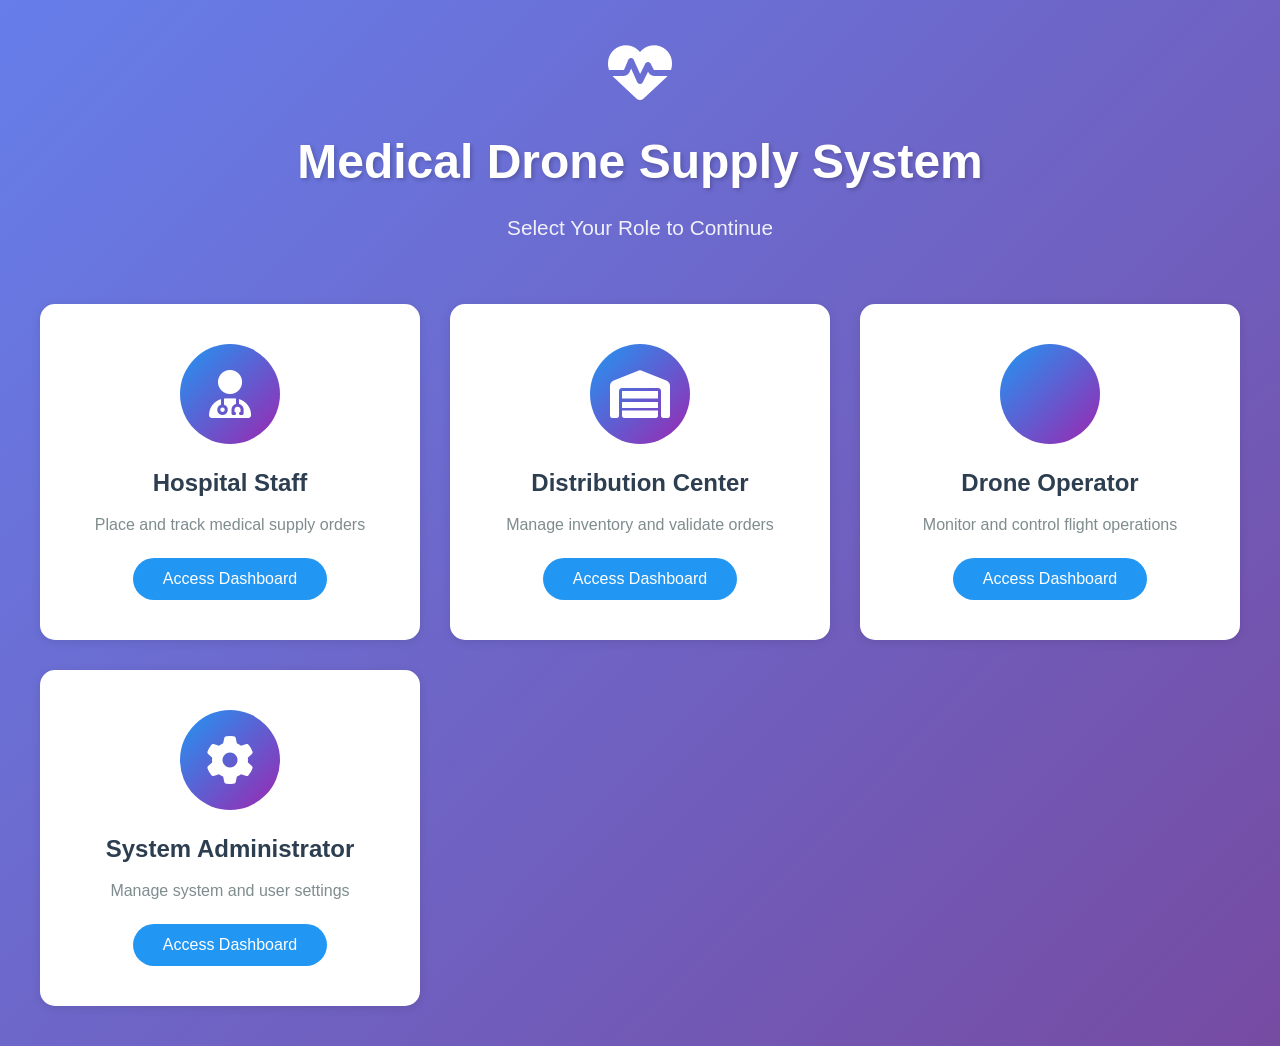
<file: target/classes/static/index.html>
<!DOCTYPE html>
<html lang="en">
<head>
    <meta charset="UTF-8">
    <meta name="viewport" content="width=device-width, initial-scale=1.0">
    <title>Medical Drone Supply System - Select Your Role</title>
    <link rel="stylesheet" href="styles.css">
    <link rel="stylesheet" href="https://cdnjs.cloudflare.com/ajax/libs/font-awesome/6.4.0/css/all.min.css">
</head>
<body>
    <div class="role-selection-container">
        <div class="welcome-header">
            <i class="fas fa-heartbeat pulse-icon"></i>
            <h1>Medical Drone Supply System</h1>
            <p>Select Your Role to Continue</p>
        </div>
        
        <div class="role-cards-grid">
            <div class="role-card" onclick="selectRole('hospital')">
                <div class="role-icon">
                    <i class="fas fa-user-md"></i>
                </div>
                <h2>Hospital Staff</h2>
                <p>Place and track medical supply orders</p>
                <button class="role-btn">Access Dashboard</button>
            </div>
            
            <div class="role-card" onclick="selectRole('distribution')">
                <div class="role-icon">
                    <i class="fas fa-warehouse"></i>
                </div>
                <h2>Distribution Center</h2>
                <p>Manage inventory and validate orders</p>
                <button class="role-btn">Access Dashboard</button>
            </div>
            
            <div class="role-card" onclick="selectRole('drone')">
                <div class="role-icon">
                    <i class="fas fa-drone"></i>
                </div>
                <h2>Drone Operator</h2>
                <p>Monitor and control flight operations</p>
                <button class="role-btn">Access Dashboard</button>
            </div>
            
            <div class="role-card" onclick="selectRole('admin')">
                <div class="role-icon">
                    <i class="fas fa-cog"></i>
                </div>
                <h2>System Administrator</h2>
                <p>Manage system and user settings</p>
                <button class="role-btn">Access Dashboard</button>
            </div>
        </div>
    </div>
    
    <script src="main.js"></script>
</body>
</html>
</file>
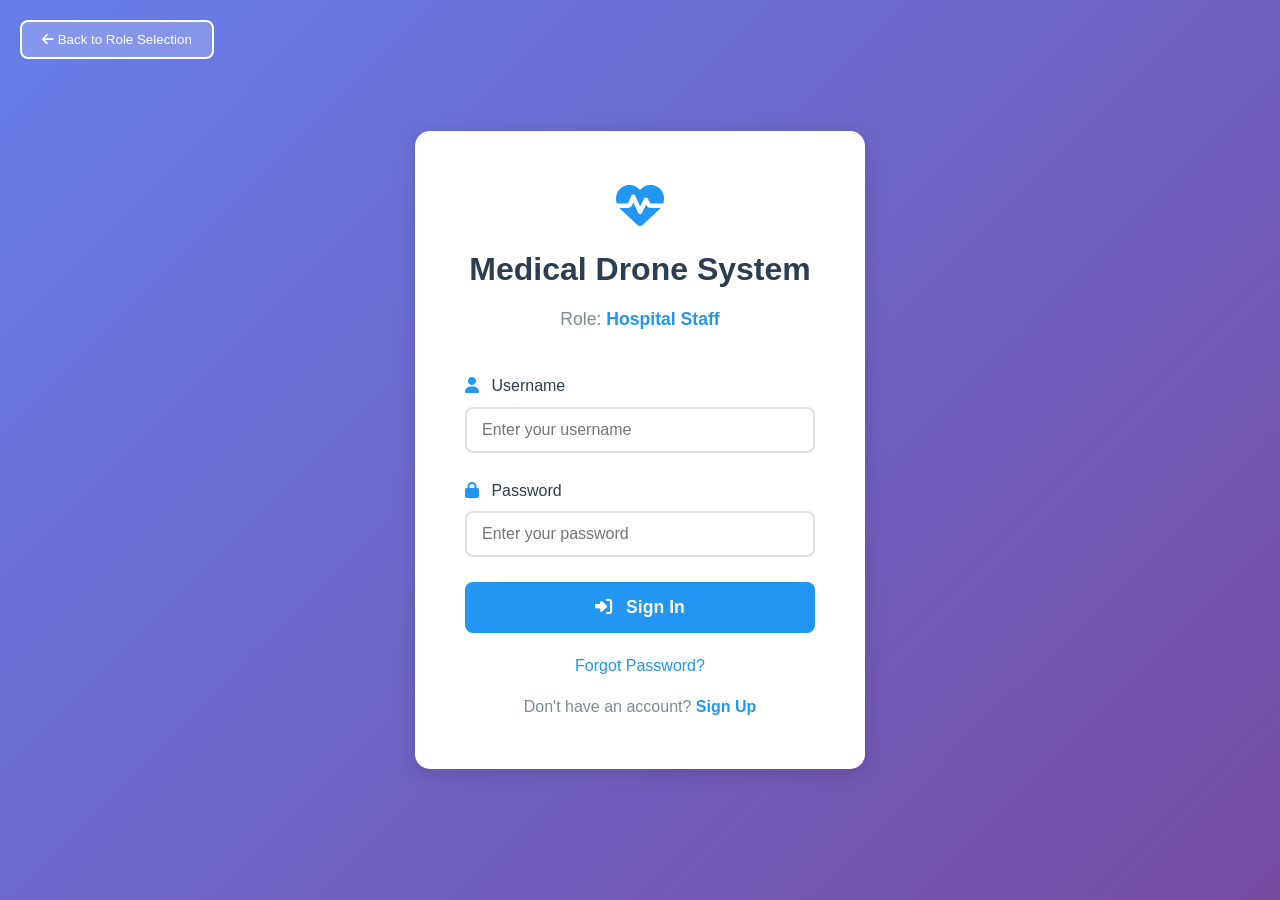
<file: target/classes/static/login.html>
<!DOCTYPE html>
<html lang="en">
<head>
    <meta charset="UTF-8">
    <meta name="viewport" content="width=device-width, initial-scale=1.0">
    <title>Login - Medical Drone System</title>
    <link rel="stylesheet" href="styles.css">
    <link rel="stylesheet" href="https://cdnjs.cloudflare.com/ajax/libs/font-awesome/6.4.0/css/all.min.css">
</head>
<body>
    <div class="login-container">
        <div class="login-box">
            <div class="login-header">
                <i class="fas fa-heartbeat"></i>
                <h1>Medical Drone System</h1>
                <p class="role-display">Role: <span id="roleDisplay">Loading...</span></p>
            </div>
            
            <div id="loginFormContainer">
                <form id="loginForm" onsubmit="return handleLogin(event)">
                    <div class="form-group">
                        <label for="loginUsername"><i class="fas fa-user"></i> Username</label>
                        <input type="text" id="loginUsername" required placeholder="Enter your username">
                    </div>
                    
                    <div class="form-group">
                        <label for="loginPassword"><i class="fas fa-lock"></i> Password</label>
                        <input type="password" id="loginPassword" required placeholder="Enter your password">
                    </div>
                    
                    <button type="submit" class="btn-primary">
                        <i class="fas fa-sign-in-alt"></i> Sign In
                    </button>
                    
                    <div class="form-footer">
                        <a href="#" class="forgot-password">Forgot Password?</a>
                        <p class="toggle-form">Don't have an account? <a href="#" onclick="showSignUp(); return false;">Sign Up</a></p>
                    </div>
                </form>
            </div>
            
            <div id="signUpFormContainer" style="display: none;">
                <form id="signUpForm" onsubmit="return handleSignUp(event)">
                    <div class="form-group">
                        <label for="signUpName"><i class="fas fa-user"></i> Full Name</label>
                        <input type="text" id="signUpName" required placeholder="Enter your full name">
                    </div>
                    
                    <div class="form-group">
                        <label for="signUpEmail"><i class="fas fa-envelope"></i> Email</label>
                        <input type="email" id="signUpEmail" required placeholder="Enter your email">
                    </div>
                    
                    <div class="form-group">
                        <label for="signUpUsername"><i class="fas fa-user-circle"></i> Username</label>
                        <input type="text" id="signUpUsername" required placeholder="Choose a username">
                    </div>
                    
                    <div class="form-group">
                        <label for="signUpPassword"><i class="fas fa-lock"></i> Password</label>
                        <input type="password" id="signUpPassword" required placeholder="Create a password" minlength="6">
                    </div>
                    
                    <div class="form-group">
                        <label for="confirmPassword"><i class="fas fa-lock"></i> Confirm Password</label>
                        <input type="password" id="confirmPassword" required placeholder="Confirm your password" minlength="6">
                    </div>
                    
                    <button type="submit" class="btn-primary">
                        <i class="fas fa-user-plus"></i> Create Account
                    </button>
                    
                    <div class="form-footer">
                        <p class="toggle-form">Already have an account? <a href="#" onclick="showLogin(); return false;">Sign In</a></p>
                    </div>
                </form>
            </div>
        </div>
        
        <button class="back-btn" onclick="window.location.href='index.html'">
            <i class="fas fa-arrow-left"></i> Back to Role Selection
        </button>
    </div>
    
    <script src="main.js"></script>
</body>
</html>
</file>
<file: target/classes/static/styles.css>
/* ========== GLOBAL STYLES ========== */
* {
    margin: 0;
    padding: 0;
    box-sizing: border-box;
}

:root {
    --primary-blue: #2196F3;
    --primary-green: #4CAF50;
    --primary-orange: #FF9800;
    --primary-purple: #9C27B0;
    --danger-red: #F44336;
    --warning-yellow: #FFC107;
    --bg-light: #F5F7FA;
    --bg-white: #FFFFFF;
    --text-dark: #2C3E50;
    --text-light: #7F8C8D;
    --border-color: #E0E0E0;
    --shadow: 0 2px 10px rgba(0,0,0,0.1);
    --shadow-lg: 0 4px 20px rgba(0,0,0,0.15);
}

body {
    font-family: 'Segoe UI', Tahoma, Geneva, Verdana, sans-serif;
    background: var(--bg-light);
    color: var(--text-dark);
    line-height: 1.6;
}

/* ========== ROLE SELECTION PAGE ========== */
.role-selection-container {
    min-height: 100vh;
    display: flex;
    flex-direction: column;
    justify-content: center;
    align-items: center;
    padding: 40px 20px;
    background: linear-gradient(135deg, #667eea 0%, #764ba2 100%);
}

.welcome-header {
    text-align: center;
    color: white;
    margin-bottom: 60px;
}

.pulse-icon {
    font-size: 64px;
    animation: pulse 2s infinite;
    margin-bottom: 20px;
}

@keyframes pulse {
    0%, 100% { transform: scale(1); }
    50% { transform: scale(1.1); }
}

.welcome-header h1 {
    font-size: 3rem;
    margin-bottom: 10px;
    text-shadow: 2px 2px 4px rgba(0,0,0,0.2);
}

.welcome-header p {
    font-size: 1.3rem;
    opacity: 0.9;
}

.role-cards-grid {
    display: grid;
    grid-template-columns: repeat(auto-fit, minmax(280px, 1fr));
    gap: 30px;
    max-width: 1200px;
    width: 100%;
}

.role-card {
    background: white;
    border-radius: 15px;
    padding: 40px 30px;
    text-align: center;
    cursor: pointer;
    transition: all 0.3s ease;
    box-shadow: var(--shadow);
}

.role-card:hover {
    transform: translateY(-10px);
    box-shadow: var(--shadow-lg);
}

.role-icon {
    width: 100px;
    height: 100px;
    margin: 0 auto 20px;
    background: linear-gradient(135deg, var(--primary-blue), var(--primary-purple));
    border-radius: 50%;
    display: flex;
    align-items: center;
    justify-content: center;
    transition: all 0.3s ease;
}

.role-card:hover .role-icon {
    transform: rotate(360deg);
}

.role-icon i {
    font-size: 48px;
    color: white;
}

.role-card h2 {
    color: var(--text-dark);
    margin-bottom: 10px;
    font-size: 1.5rem;
}

.role-card p {
    color: var(--text-light);
    margin-bottom: 20px;
}

.role-btn {
    background: var(--primary-blue);
    color: white;
    border: none;
    padding: 12px 30px;
    border-radius: 25px;
    cursor: pointer;
    font-size: 1rem;
    transition: all 0.3s ease;
}

.role-btn:hover {
    background: #1976D2;
    transform: scale(1.05);
}

/* ========== LOGIN PAGE ========== */
.login-container {
    min-height: 100vh;
    display: flex;
    flex-direction: column;
    align-items: center;
    justify-content: center;
    background: linear-gradient(135deg, #667eea 0%, #764ba2 100%);
    padding: 20px;
    position: relative;
}

.login-box {
    background: white;
    border-radius: 15px;
    padding: 50px;
    width: 100%;
    max-width: 450px;
    box-shadow: var(--shadow-lg);
}

.login-header {
    text-align: center;
    margin-bottom: 40px;
}

.login-header i {
    font-size: 48px;
    color: var(--primary-blue);
    margin-bottom: 15px;
}

.login-header h1 {
    color: var(--text-dark);
    margin-bottom: 10px;
}

.role-display {
    color: var(--text-light);
    font-size: 1.1rem;
}

.role-display span {
    color: var(--primary-blue);
    font-weight: bold;
}

.form-group {
    margin-bottom: 25px;
}

.form-group label {
    display: block;
    margin-bottom: 8px;
    color: var(--text-dark);
    font-weight: 500;
}

.form-group label i {
    margin-right: 8px;
    color: var(--primary-blue);
}

.form-group input,
.form-group select,
.form-group textarea {
    width: 100%;
    padding: 12px 15px;
    border: 2px solid var(--border-color);
    border-radius: 8px;
    font-size: 1rem;
    transition: all 0.3s ease;
}

.form-group input:focus,
.form-group select:focus,
.form-group textarea:focus {
    outline: none;
    border-color: var(--primary-blue);
    box-shadow: 0 0 0 3px rgba(33, 150, 243, 0.1);
}

.btn-primary {
    width: 100%;
    padding: 15px;
    background: var(--primary-blue);
    color: white;
    border: none;
    border-radius: 8px;
    font-size: 1.1rem;
    cursor: pointer;
    transition: all 0.3s ease;
    font-weight: 600;
}

.btn-primary:hover {
    background: #1976D2;
    transform: translateY(-2px);
    box-shadow: var(--shadow);
}

.btn-primary:disabled {
    background: #ccc;
    cursor: not-allowed;
}

.btn-primary i {
    margin-right: 8px;
}

.form-footer {
    margin-top: 20px;
    text-align: center;
}

.forgot-password {
    display: inline-block;
    color: var(--primary-blue);
    text-decoration: none;
}

.forgot-password:hover {
    text-decoration: underline;
}

.toggle-form {
    margin-top: 15px;
    color: var(--text-light);
}

.toggle-form a {
    color: var(--primary-blue);
    text-decoration: none;
    font-weight: 600;
}

.back-btn {
    position: absolute;
    top: 20px;
    left: 20px;
    background: rgba(255,255,255,0.2);
    color: white;
    border: 2px solid white;
    padding: 10px 20px;
    border-radius: 8px;
    cursor: pointer;
    transition: all 0.3s ease;
}

.back-btn:hover {
    background: white;
    color: var(--primary-purple);
}

/* ========== DASHBOARD LAYOUT ========== */
.dashboard-container {
    display: flex;
    min-height: 100vh;
}

.sidebar {
    width: 260px;
    background: linear-gradient(180deg, #2C3E50 0%, #34495E 100%);
    color: white;
    position: fixed;
    height: 100vh;
    overflow-y: auto;
}

.sidebar-header {
    padding: 30px 20px;
    text-align: center;
    border-bottom: 1px solid rgba(255,255,255,0.1);
}

.sidebar-header i {
    font-size: 36px;
    margin-bottom: 10px;
}

.sidebar-header h3 {
    font-size: 1.5rem;
}

.nav-menu {
    list-style: none;
    padding: 20px 0;
}

.nav-menu li {
    margin-bottom: 5px;
}

.nav-menu a {
    display: flex;
    align-items: center;
    padding: 15px 25px;
    color: rgba(255,255,255,0.8);
    text-decoration: none;
    transition: all 0.3s ease;
}

.nav-menu a:hover,
.nav-menu li.active a {
    background: rgba(255,255,255,0.1);
    color: white;
}

.nav-menu a i {
    margin-right: 12px;
    font-size: 1.2rem;
    width: 20px;
}

.badge {
    background: var(--danger-red);
    color: white;
    padding: 2px 8px;
    border-radius: 10px;
    font-size: 0.75rem;
    margin-left: auto;
}

.main-content {
    margin-left: 260px;
    flex: 1;
    padding: 30px;
    background: var(--bg-light);
}

.dashboard-header {
    display: flex;
    justify-content: space-between;
    align-items: center;
    margin-bottom: 40px;
    padding-bottom: 20px;
    border-bottom: 2px solid var(--border-color);
}

.dashboard-header h1 {
    color: var(--text-dark);
    font-size: 2rem;
}

.header-right {
    display: flex;
    align-items: center;
    gap: 20px;
}

.welcome-text {
    color: var(--text-light);
}

.welcome-text strong {
    color: var(--text-dark);
}

.notification-icon {
    position: relative;
    cursor: pointer;
    font-size: 1.5rem;
    color: var(--text-dark);
}

.notification-badge {
    position: absolute;
    top: -8px;
    right: -8px;
    background: var(--danger-red);
    color: white;
    border-radius: 50%;
    width: 20px;
    height: 20px;
    display: flex;
    align-items: center;
    justify-content: center;
    font-size: 0.7rem;
}

/* ========== ACTION CARDS ========== */
.action-cards {
    display: grid;
    grid-template-columns: repeat(auto-fit, minmax(250px, 1fr));
    gap: 25px;
    margin-bottom: 40px;
}

.action-card {
    background: white;
    border-radius: 12px;
    padding: 30px;
    text-align: center;
    cursor: pointer;
    transition: all 0.3s ease;
    box-shadow: var(--shadow);
}

.action-card:hover {
    transform: translateY(-5px);
    box-shadow: var(--shadow-lg);
}

.card-icon {
    width: 80px;
    height: 80px;
    margin: 0 auto 20px;
    border-radius: 50%;
    display: flex;
    align-items: center;
    justify-content: center;
    font-size: 36px;
    color: white;
}

.card-icon.blue { background: linear-gradient(135deg, #2196F3, #1976D2); }
.card-icon.green { background: linear-gradient(135deg, #4CAF50, #388E3C); }
.card-icon.orange { background: linear-gradient(135deg, #FF9800, #F57C00); }
.card-icon.purple { background: linear-gradient(135deg, #9C27B0, #7B1FA2); }

.action-card h3 {
    color: var(--text-dark);
    margin-bottom: 10px;
    font-size: 1.3rem;
}

.action-card p {
    color: var(--text-light);
}

/* ========== TABLES ========== */
.recent-orders-section,
.section-card {
    background: white;
    border-radius: 12px;
    padding: 30px;
    margin-bottom: 30px;
    box-shadow: var(--shadow);
}

.recent-orders-section h2,
.section-card h2 {
    color: var(--text-dark);
    margin-bottom: 25px;
    font-size: 1.5rem;
}

.section-header {
    display: flex;
    justify-content: space-between;
    align-items: center;
    margin-bottom: 25px;
}

.orders-table {
    width: 100%;
    border-collapse: collapse;
}

.orders-table thead {
    background: var(--bg-light);
}

.orders-table th {
    padding: 15px;
    text-align: left;
    color: var(--text-dark);
    font-weight: 600;
    border-bottom: 2px solid var(--border-color);
}

.orders-table td {
    padding: 15px;
    border-bottom: 1px solid var(--border-color);
    color: var(--text-dark);
}

.orders-table tbody tr:hover {
    background: var(--bg-light);
}

.badge-status {
    padding: 6px 12px;
    border-radius: 20px;
    font-size: 0.85rem;
    font-weight: 600;
    display: inline-block;
}

.badge-status.preparing {
    background: #FFF3E0;
    color: #F57C00;
}

.badge-status.in-flight {
    background: #E3F2FD;
    color: #1976D2;
}

.badge-status.delivered {
    background: #E8F5E9;
    color: #388E3C;
}

.badge-status.active {
    background: #E8F5E9;
    color: #388E3C;
}

.urgency-high {
    background: #FFEBEE;
    color: var(--danger-red);
    padding: 5px 10px;
    border-radius: 12px;
    font-weight: 600;
}

.urgency-medium {
    background: #FFF3E0;
    color: var(--warning-yellow);
    padding: 5px 10px;
    border-radius: 12px;
    font-weight: 600;
}

.urgency-low {
    background: #E8F5E9;
    color: var(--primary-green);
    padding: 5px 10px;
    border-radius: 12px;
    font-weight: 600;
}

.btn-action {
    padding: 8px 16px;
    background: var(--primary-blue);
    color: white;
    border: none;
    border-radius: 6px;
    cursor: pointer;
    font-size: 0.9rem;
    transition: all 0.3s ease;
    margin-right: 5px;
}

.btn-action:hover {
    background: #1976D2;
}

.btn-action-secondary {
    padding: 8px 16px;
    background: var(--text-light);
    color: white;
    border: none;
    border-radius: 6px;
    cursor: pointer;
    font-size: 0.9rem;
    transition: all 0.3s ease;
}

.btn-action-secondary:hover {
    background: #5A6C7D;
}

.btn-approve {
    padding: 8px 16px;
    background: var(--primary-green);
    color: white;
    border: none;
    border-radius: 6px;
    cursor: pointer;
    margin-right: 5px;
}

.btn-approve:hover {
    background: #388E3C;
}

.btn-reject {
    padding: 8px 16px;
    background: var(--danger-red);
    color: white;
    border: none;
    border-radius: 6px;
    cursor: pointer;
}

.btn-reject:hover {
    background: #D32F2F;
}

/* ========== MODALS ========== */
.modal {
    display: none;
    position: fixed;
    z-index: 1000;
    left: 0;
    top: 0;
    width: 100%;
    height: 100%;
    background: rgba(0,0,0,0.6);
    animation: fadeIn 0.3s ease;
}

@keyframes fadeIn {
    from { opacity: 0; }
    to { opacity: 1; }
}

.modal-content {
    background: white;
    margin: 50px auto;
    padding: 0;
    border-radius: 12px;
    width: 90%;
    max-width: 600px;
    max-height: 90vh;
    overflow-y: auto;
    animation: slideDown 0.3s ease;
}

@keyframes slideDown {
    from {
        transform: translateY(-50px);
        opacity: 0;
    }
    to {
        transform: translateY(0);
        opacity: 1;
    }
}

.modal-large {
    max-width: 900px;
}

.modal-fullscreen {
    max-width: 95%;
    max-height: 95vh;
}

.modal-header {
    display: flex;
    justify-content: space-between;
    align-items: center;
    padding: 25px 30px;
    border-bottom: 2px solid var(--border-color);
}

.modal-header h2 {
    color: var(--text-dark);
    font-size: 1.5rem;
}

.close {
    color: var(--text-light);
    font-size: 2rem;
    font-weight: bold;
    cursor: pointer;
    line-height: 1;
}

.close:hover {
    color: var(--text-dark);
}

.modal form {
    padding: 30px;
}

/* ========== RADIO BUTTONS ========== */
.radio-group {
    display: flex;
    flex-direction: column;
    gap: 12px;
}

.radio-label {
    display: flex;
    align-items: center;
    cursor: pointer;
    padding: 12px;
    border: 2px solid var(--border-color);
    border-radius: 8px;
    transition: all 0.3s ease;
}

.radio-label:hover {
    border-color: var(--primary-blue);
    background: rgba(33, 150, 243, 0.05);
}

.radio-label input[type="radio"] {
    margin-right: 12px;
    width: 20px;
    height: 20px;
}

/* ========== TEMPERATURE SLIDER ========== */
input[type="range"] {
    width: 100%;
    height: 8px;
    border-radius: 5px;
    background: linear-gradient(to right, #2196F3, #4CAF50);
    outline: none;
}

input[type="range"]::-webkit-slider-thumb {
    appearance: none;
    width: 20px;
    height: 20px;
    border-radius: 50%;
    background: white;
    border: 3px solid var(--primary-blue);
    cursor: pointer;
}

.temp-labels {
    display: flex;
    justify-content: space-between;
    margin-top: 8px;
    color: var(--text-light);
    font-size: 0.9rem;
}

/* ========== MAP DISPLAY ========== */
.map-container {
    display: flex;
    gap: 20px;
    padding: 20px;
}

.map-display {
    flex: 1;
    background: linear-gradient(135deg, #E3F2FD 0%, #BBDEFB 100%);
    border-radius: 12px;
    position: relative;
    height: 500px;
    overflow: hidden;
}

.map-marker {
    position: absolute;
    text-align: center;
    transform: translate(-50%, -50%);
}

.map-marker i {
    font-size: 32px;
    margin-bottom: 5px;
}

.distribution-center i { color: var(--primary-orange); }
.hospital i { color: var(--danger-red); }

.marker-label {
    display: block;
    background: rgba(255,255,255,0.9);
    padding: 5px 10px;
    border-radius: 5px;
    font-size: 0.85rem;
    font-weight: 600;
    box-shadow: var(--shadow);
}

.drone-marker {
    position: absolute;
    transform: translate(-50%, -50%);
    animation: droneFly 15s linear infinite;
}

@keyframes droneFly {
    0% { top: 20%; left: 30%; }
    50% { top: 45%; left: 55%; }
    100% { top: 70%; left: 80%; }
}

.drone-marker i {
    font-size: 36px;
    color: var(--primary-blue);
}

.route-line {
    position: absolute;
    top: 0;
    left: 0;
}

/* ========== TELEMETRY ========== */
.telemetry-sidebar {
    width: 280px;
    background: white;
    border-radius: 12px;
    padding: 25px;
    box-shadow: var(--shadow);
}

.telemetry-item {
    margin-bottom: 20px;
    padding-bottom: 15px;
    border-bottom: 1px solid var(--border-color);
}

.telemetry-label {
    display: block;
    color: var(--text-light);
    font-size: 0.9rem;
    margin-bottom: 5px;
}

.telemetry-value {
    display: block;
    color: var(--text-dark);
    font-size: 1.2rem;
    font-weight: 600;
}

.battery-indicator {
    width: 100%;
    height: 10px;
    background: var(--border-color);
    border-radius: 5px;
    margin: 5px 0;
    overflow: hidden;
}

.battery-level {
    height: 100%;
    background: linear-gradient(90deg, var(--primary-green), #66BB6A);
}

.eta-countdown {
    color: var(--primary-blue) !important;
    font-size: 1.5rem !important;
}

/* ========== DELIVERY CONFIRMATION ========== */
.confirmation-content {
    padding: 30px;
}

.qr-scanner {
    text-align: center;
    margin-bottom: 20px;
}

.scanner-box {
    background: var(--bg-light);
    border: 3px dashed var(--border-color);
    border-radius: 12px;
    padding: 40px;
}

.scanner-box i {
    font-size: 64px;
    color: var(--text-light);
    margin-bottom: 15px;
}

.divider {
    text-align: center;
    color: var(--text-light);
    margin: 30px 0;
    position: relative;
}

.divider::before,
.divider::after {
    content: '';
    position: absolute;
    top: 50%;
    width: 40%;
    height: 1px;
    background: var(--border-color);
}

.divider::before { left: 0; }
.divider::after { right: 0; }

/* ========== SEARCH BAR ========== */
.search-bar {
    position: relative;
    margin-bottom: 20px;
}

.search-bar input {
    width: 100%;
    padding: 12px 45px 12px 15px;
    border: 2px solid var(--border-color);
    border-radius: 8px;
}

.search-bar i {
    position: absolute;
    right: 15px;
    top: 50%;
    transform: translateY(-50%);
    color: var(--text-light);
}

/* ========== INVENTORY ========== */
.inventory-grid {
    display: grid;
    grid-template-columns: repeat(auto-fill, minmax(150px, 1fr));
    gap: 20px;
}

.inventory-card {
    background: white;
    border: 2px solid var(--border-color);
    border-radius: 12px;
    padding: 25px;
    text-align: center;
}

.inventory-card h3 {
    font-size: 2rem;
    color: var(--text-dark);
    margin-bottom: 10px;
}

.inventory-qty {
    font-size: 1.3rem;
    font-weight: 600;
    margin-bottom: 10px;
}

.status-indicator {
    padding: 5px 12px;
    border-radius: 15px;
    font-size: 0.8rem;
    font-weight: 600;
}

.status-good { border-color: var(--primary-green); }
.status-good .status-indicator { background: #E8F5E9; color: #388E3C; }

.status-warning { border-color: var(--warning-yellow); }
.status-warning .status-indicator { background: #FFF3E0; color: #F57C00; }

.status-critical { border-color: var(--danger-red); }
.status-critical .status-indicator { background: #FFEBEE; color: #D32F2F; }

/* ========== PAYLOAD WORKFLOW ========== */
.payload-workflow {
    display: grid;
    grid-template-columns: 1fr 1fr;
    gap: 30px;
}

.workflow-form,
.checklist {
    background: var(--bg-light);
    padding: 25px;
    border-radius: 12px;
}

.qr-display {
    margin-top: 20px;
    text-align: center;
}

.qr-code-box {
    background: white;
    border: 2px solid var(--border-color);
    border-radius: 8px;
    padding: 30px;
    margin-top: 15px;
}

.qr-code-box i {
    font-size: 80px;
    color: var(--text-dark);
}

.checkbox-label {
    display: flex;
    align-items: center;
    padding: 12px;
    margin-bottom: 10px;
    background: white;
    border-radius: 8px;
    cursor: pointer;
}

.checkbox-label input[type="checkbox"] {
    margin-right: 12px;
    width: 20px;
    height: 20px;
}

.btn-large {
    width: 100%;
    margin-top: 20px;
}

/* ========== APPROVAL MODAL ========== */
.approval-content {
    text-align: center;
    padding: 40px;
}

.success-icon {
    font-size: 64px;
    color: var(--primary-green);
    margin-bottom: 20px;
}

/* ========== DRONE OPERATOR ========== */
.mission-list-section {
    margin-bottom: 40px;
}

.mission-cards {
    display: grid;
    grid-template-columns: repeat(auto-fit, minmax(300px, 1fr));
    gap: 20px;
}

.mission-card {
    background: white;
    border-radius: 12px;
    padding: 25px;
    box-shadow: var(--shadow);
    border-left: 5px solid;
}

.mission-card.active { border-left-color: var(--primary-blue); }
.mission-card.standby { border-left-color: var(--primary-green); }
.mission-card.maintenance { border-left-color: var(--warning-yellow); }

.mission-header {
    display: flex;
    justify-content: space-between;
    align-items: center;
    margin-bottom: 15px;
}

.status-badge {
    padding: 5px 12px;
    border-radius: 15px;
    font-size: 0.8rem;
    font-weight: 600;
}

.status-badge.in-flight { background: #E3F2FD; color: #1976D2; }
.status-badge.standby { background: #E8F5E9; color: #388E3C; }
.status-badge.maintenance { background: #FFF3E0; color: #F57C00; }

.flight-monitor-section {
    margin-bottom: 40px;
}

.monitor-container {
    background: white;
    border-radius: 12px;
    padding: 25px;
    box-shadow: var(--shadow);
}

.control-panel {
    display: flex;
    justify-content: center;
    gap: 15px;
    margin-top: 20px;
}

.control-btn {
    padding: 12px 25px;
    border: none;
    border-radius: 8px;
    cursor: pointer;
    font-weight: 600;
    color: white;
}

.control-btn.launch { background: var(--primary-green); }
.control-btn.abort { background: var(--danger-red); }
.control-btn.return { background: var(--primary-blue); }

.monitor-telemetry h3 {
    margin-bottom: 20px;
}

.telemetry-grid {
    display: grid;
    grid-template-columns: repeat(2, 1fr);
    gap: 15px;
}

.telemetry-box {
    background: var(--bg-light);
    padding: 15px;
    border-radius: 8px;
}

/* ========== MISSION LOG ========== */
.mission-log-section {
    background: white;
    border-radius: 12px;
    padding: 30px;
    box-shadow: var(--shadow);
}

.log-container {
    max-height: 300px;
    overflow-y: auto;
}

.log-entry {
    display: flex;
    padding: 15px;
    border-bottom: 1px solid var(--border-color);
}

.log-time {
    color: var(--text-light);
    margin-right: 20px;
    min-width: 80px;
}

.log-message i {
    margin-right: 10px;
    color: var(--primary-blue);
}

/* ========== ADMIN ========== */
.stats-cards {
    display: grid;
    grid-template-columns: repeat(auto-fit, minmax(250px, 1fr));
    gap: 25px;
    margin-bottom: 40px;
}

.stat-card {
    background: white;
    border-radius: 12px;
    padding: 25px;
    display: flex;
    align-items: center;
    gap: 20px;
    box-shadow: var(--shadow);
}

.stat-icon {
    width: 70px;
    height: 70px;
    border-radius: 12px;
    display: flex;
    align-items: center;
    justify-content: center;
    font-size: 32px;
    color: white;
}

.stat-card.blue .stat-icon { background: linear-gradient(135deg, #2196F3, #1976D2); }
.stat-card.green .stat-icon { background: linear-gradient(135deg, #4CAF50, #388E3C); }
.stat-card.orange .stat-icon { background: linear-gradient(135deg, #FF9800, #F57C00); }
.stat-card.purple .stat-icon { background: linear-gradient(135deg, #9C27B0, #7B1FA2); }

.stat-content h3 {
    color: var(--text-light);
    font-size: 0.95rem;
    margin-bottom: 5px;
}

.stat-number {
    color: var(--text-dark);
    font-size: 2rem;
    font-weight: 700;
    margin: 0;
}

.reports-section {
    background: white;
    border-radius: 12px;
    padding: 30px;
    margin-bottom: 30px;
    box-shadow: var(--shadow);
}

.chart-placeholder {
    background: var(--bg-light);
    border-radius: 8px;
    padding: 40px;
    text-align: center;
}

.log-type {
    padding: 4px 10px;
    border-radius: 12px;
    font-size: 0.8rem;
    font-weight: 600;
}

.log-type.info { background: #E3F2FD; color: #1976D2; }
.log-type.success { background: #E8F5E9; color: #388E3C; }
.log-type.warning { background: #FFF3E0; color: #F57C00; }

/* ========== RESPONSIVE ========== */
@media (max-width: 768px) {
    .sidebar {
        width: 100%;
        height: auto;
        position: relative;
    }
    
    .main-content {
        margin-left: 0;
    }
    
    .payload-workflow,
    .map-container {
        grid-template-columns: 1fr;
    }
}
</file>
